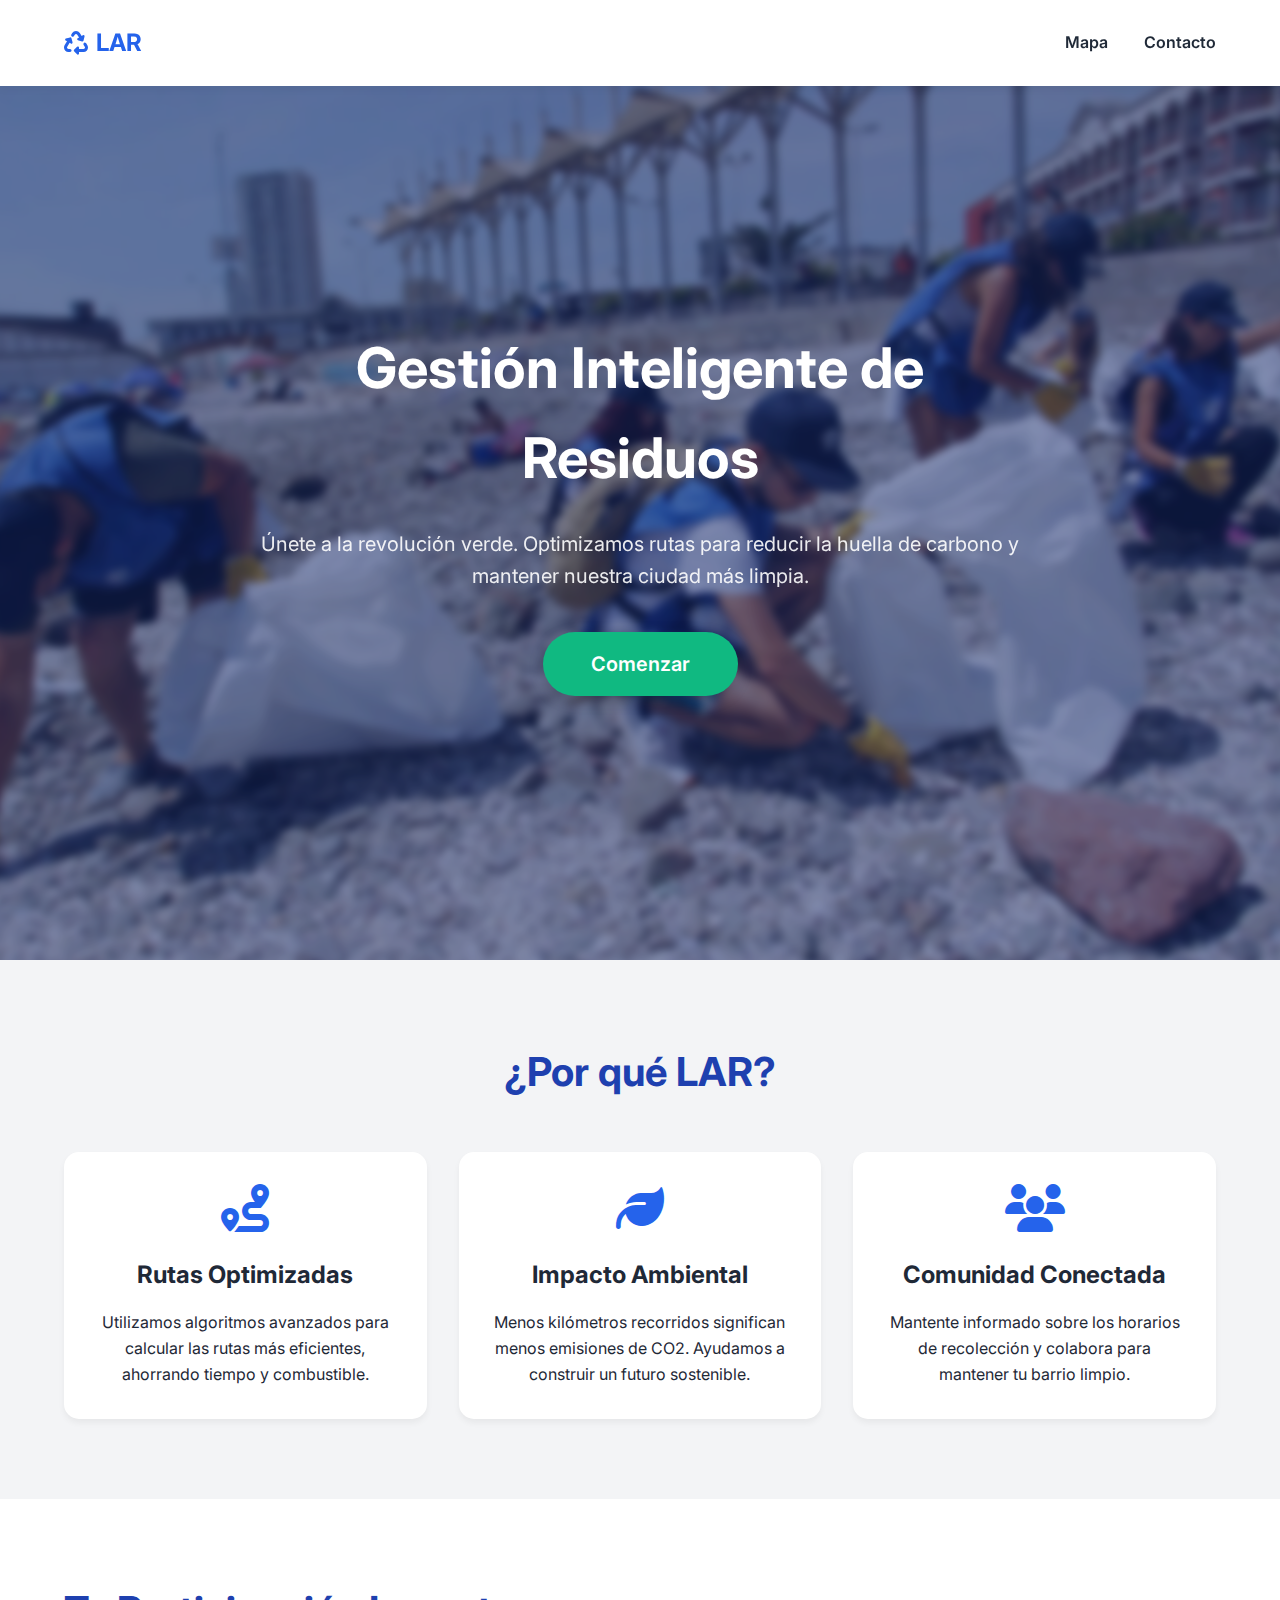
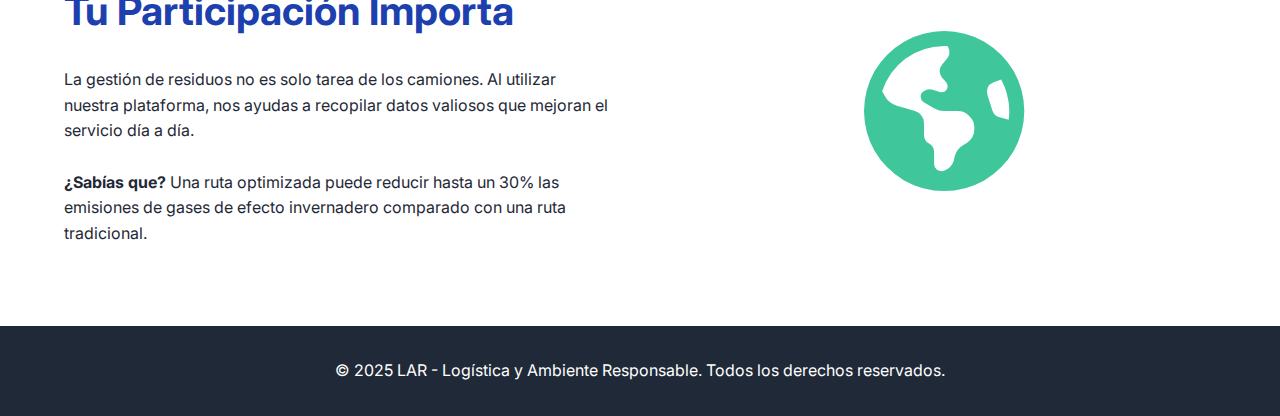
<file: static/inicio.html>
<!DOCTYPE html>
<html lang="es">
<head>
    <meta charset="UTF-8">
    <meta name="viewport" content="width=device-width, initial-scale=1.0">
    <title>LAR - Gestión Inteligente de Residuos</title>
    
    <!-- Font Awesome -->
    <link rel="stylesheet" href="https://cdnjs.cloudflare.com/ajax/libs/font-awesome/6.4.0/css/all.min.css">
    <!-- Google Fonts -->
    <link href="https://fonts.googleapis.com/css2?family=Inter:wght@300;400;600;700&display=swap" rel="stylesheet">

    <style>
        :root {
            --primary-color: #2563eb;
            --secondary-color: #1e40af;
            --accent-color: #10b981;
            --text-color: #1f2937;
            --light-bg: #f3f4f6;
            --white: #ffffff;
        }

        * {
            margin: 0;
            padding: 0;
            box-sizing: border-box;
        }

        body {
            font-family: 'Inter', sans-serif;
            color: var(--text-color);
            line-height: 1.6;
        }

        /* Navigation */
        nav {
            display: flex;
            justify-content: space-between;
            align-items: center;
            padding: 1.5rem 5%;
            background-color: var(--white);
            box-shadow: 0 2px 10px rgba(0,0,0,0.05);
            position: fixed;
            width: 100%;
            top: 0;
            z-index: 1000;
        }

        .logo {
            font-size: 1.5rem;
            font-weight: 700;
            color: var(--primary-color);
            display: flex;
            align-items: center;
            gap: 0.5rem;
        }

        .nav-links a {
            text-decoration: none;
            color: var(--text-color);
            margin-left: 2rem;
            font-weight: 600;
            transition: color 0.3s;
        }

        .nav-links a:hover {
            color: var(--primary-color);
        }

        /* Hero Section */
        .hero {
            height: 100vh;
            position: relative;
            color: var(--white);
            display: flex;
            align-items: center;
            justify-content: center;
            text-align: center;
            padding: 0 20px;
            margin-top: 60px; /* For fixed nav */
            overflow: hidden;
            background-color: #1e40af; /* Color de respaldo por si falla la imagen */
            z-index: 0; /* Crear contexto de apilamiento para que el pseudo-elemento no se vaya detrás del body */
        }

        .hero::before {
            content: "";
            position: absolute;
            top: 0;
            left: 0;
            width: 100%;
            height: 100%;
            /* Imagen local de Iquique con filtro azulado */
            background-image: linear-gradient(rgba(30, 64, 175, 0.4), rgba(30, 64, 175, 0.4)), url('/static/images/Iquique.jpeg');
            background-size: cover;
            background-position: center;
            /* Efecto de blur y oscurecimiento para legibilidad */
            filter: blur(4px) brightness(0.8);
            transform: scale(1.1); /* Escalar un poco para evitar bordes blancos por el blur */
            z-index: -1;
        }

        .hero-content {
            max-width: 800px;
            animation: fadeIn 1s ease-out;
            position: relative;
            z-index: 1;
        }

        .hero h1 {
            font-size: 3.5rem;
            margin-bottom: 1.5rem;
            font-weight: 700;
        }

        .hero p {
            font-size: 1.25rem;
            margin-bottom: 2.5rem;
            opacity: 0.9;
        }

        .btn-start {
            display: inline-block;
            padding: 1rem 3rem;
            background-color: var(--accent-color);
            color: var(--white);
            text-decoration: none;
            font-size: 1.25rem;
            font-weight: 600;
            border-radius: 50px;
            transition: transform 0.3s, box-shadow 0.3s;
            box-shadow: 0 4px 15px rgba(0,0,0,0.2);
        }

        .btn-start:hover {
            transform: translateY(-3px);
            box-shadow: 0 6px 20px rgba(0,0,0,0.3);
            background-color: #059669;
        }

        /* Features Section */
        .features {
            padding: 5rem 5%;
            background-color: var(--light-bg);
            text-align: center;
        }

        .section-title {
            font-size: 2.5rem;
            margin-bottom: 3rem;
            color: var(--secondary-color);
        }

        .grid {
            display: grid;
            grid-template-columns: repeat(auto-fit, minmax(300px, 1fr));
            gap: 2rem;
        }

        .card {
            background: var(--white);
            padding: 2rem;
            border-radius: 15px;
            box-shadow: 0 4px 6px rgba(0,0,0,0.05);
            transition: transform 0.3s;
        }

        .card:hover {
            transform: translateY(-10px);
        }

        .card i {
            font-size: 3rem;
            color: var(--primary-color);
            margin-bottom: 1.5rem;
        }

        .card h3 {
            margin-bottom: 1rem;
            font-size: 1.5rem;
        }

        /* Awareness Section */
        .awareness {
            padding: 5rem 5%;
            background-color: var(--white);
            display: flex;
            align-items: center;
            gap: 4rem;
            flex-wrap: wrap;
        }

        .awareness-text {
            flex: 1;
            min-width: 300px;
        }

        .awareness-text h2 {
            font-size: 2.5rem;
            margin-bottom: 1.5rem;
            color: var(--secondary-color);
        }

        .awareness-visual {
            flex: 1;
            min-width: 300px;
            text-align: center;
            font-size: 10rem;
            color: var(--accent-color);
            opacity: 0.8;
        }

        /* Footer */
        footer {
            background-color: var(--text-color);
            color: var(--white);
            padding: 2rem 5%;
            text-align: center;
        }

        @keyframes fadeIn {
            from { opacity: 0; transform: translateY(20px); }
            to { opacity: 1; transform: translateY(0); }
        }

        @media (max-width: 768px) {
            .hero h1 { font-size: 2.5rem; }
            .awareness { flex-direction: column; text-align: center; }
        }
    </style>
</head>
<body>

    <nav>
        <div class="logo">
            <i class="fas fa-recycle"></i> LAR
        </div>
        <div class="nav-links">
            <a href="/static/visualizador_cliente.html">Mapa</a>
            <a href="#">Contacto</a>
        </div>
    </nav>

    <section class="hero">
        <div class="hero-content">
            <h1>Gestión Inteligente de Residuos</h1>
            <p>Únete a la revolución verde. Optimizamos rutas para reducir la huella de carbono y mantener nuestra ciudad más limpia.</p>
            <a href="/static/visualizador_cliente.html" class="btn-start">Comenzar</a>
        </div>
    </section>

    <section class="features">
        <h2 class="section-title">¿Por qué LAR?</h2>
        <div class="grid">
            <div class="card">
                <i class="fas fa-route"></i>
                <h3>Rutas Optimizadas</h3>
                <p>Utilizamos algoritmos avanzados para calcular las rutas más eficientes, ahorrando tiempo y combustible.</p>
            </div>
            <div class="card">
                <i class="fas fa-leaf"></i>
                <h3>Impacto Ambiental</h3>
                <p>Menos kilómetros recorridos significan menos emisiones de CO2. Ayudamos a construir un futuro sostenible.</p>
            </div>
            <div class="card">
                <i class="fas fa-users"></i>
                <h3>Comunidad Conectada</h3>
                <p>Mantente informado sobre los horarios de recolección y colabora para mantener tu barrio limpio.</p>
            </div>
        </div>
    </section>

    <section class="awareness">
        <div class="awareness-text">
            <h2>Tu Participación Importa</h2>
            <p>La gestión de residuos no es solo tarea de los camiones. Al utilizar nuestra plataforma, nos ayudas a recopilar datos valiosos que mejoran el servicio día a día.</p>
            <br>
            <p><strong>¿Sabías que?</strong> Una ruta optimizada puede reducir hasta un 30% las emisiones de gases de efecto invernadero comparado con una ruta tradicional.</p>
        </div>
        <div class="awareness-visual">
            <i class="fas fa-globe-americas"></i>
        </div>
    </section>

    <footer>
        <p>&copy; 2025 LAR - Logística y Ambiente Responsable. Todos los derechos reservados.</p>
    </footer>

</body>
</html>
</file>
